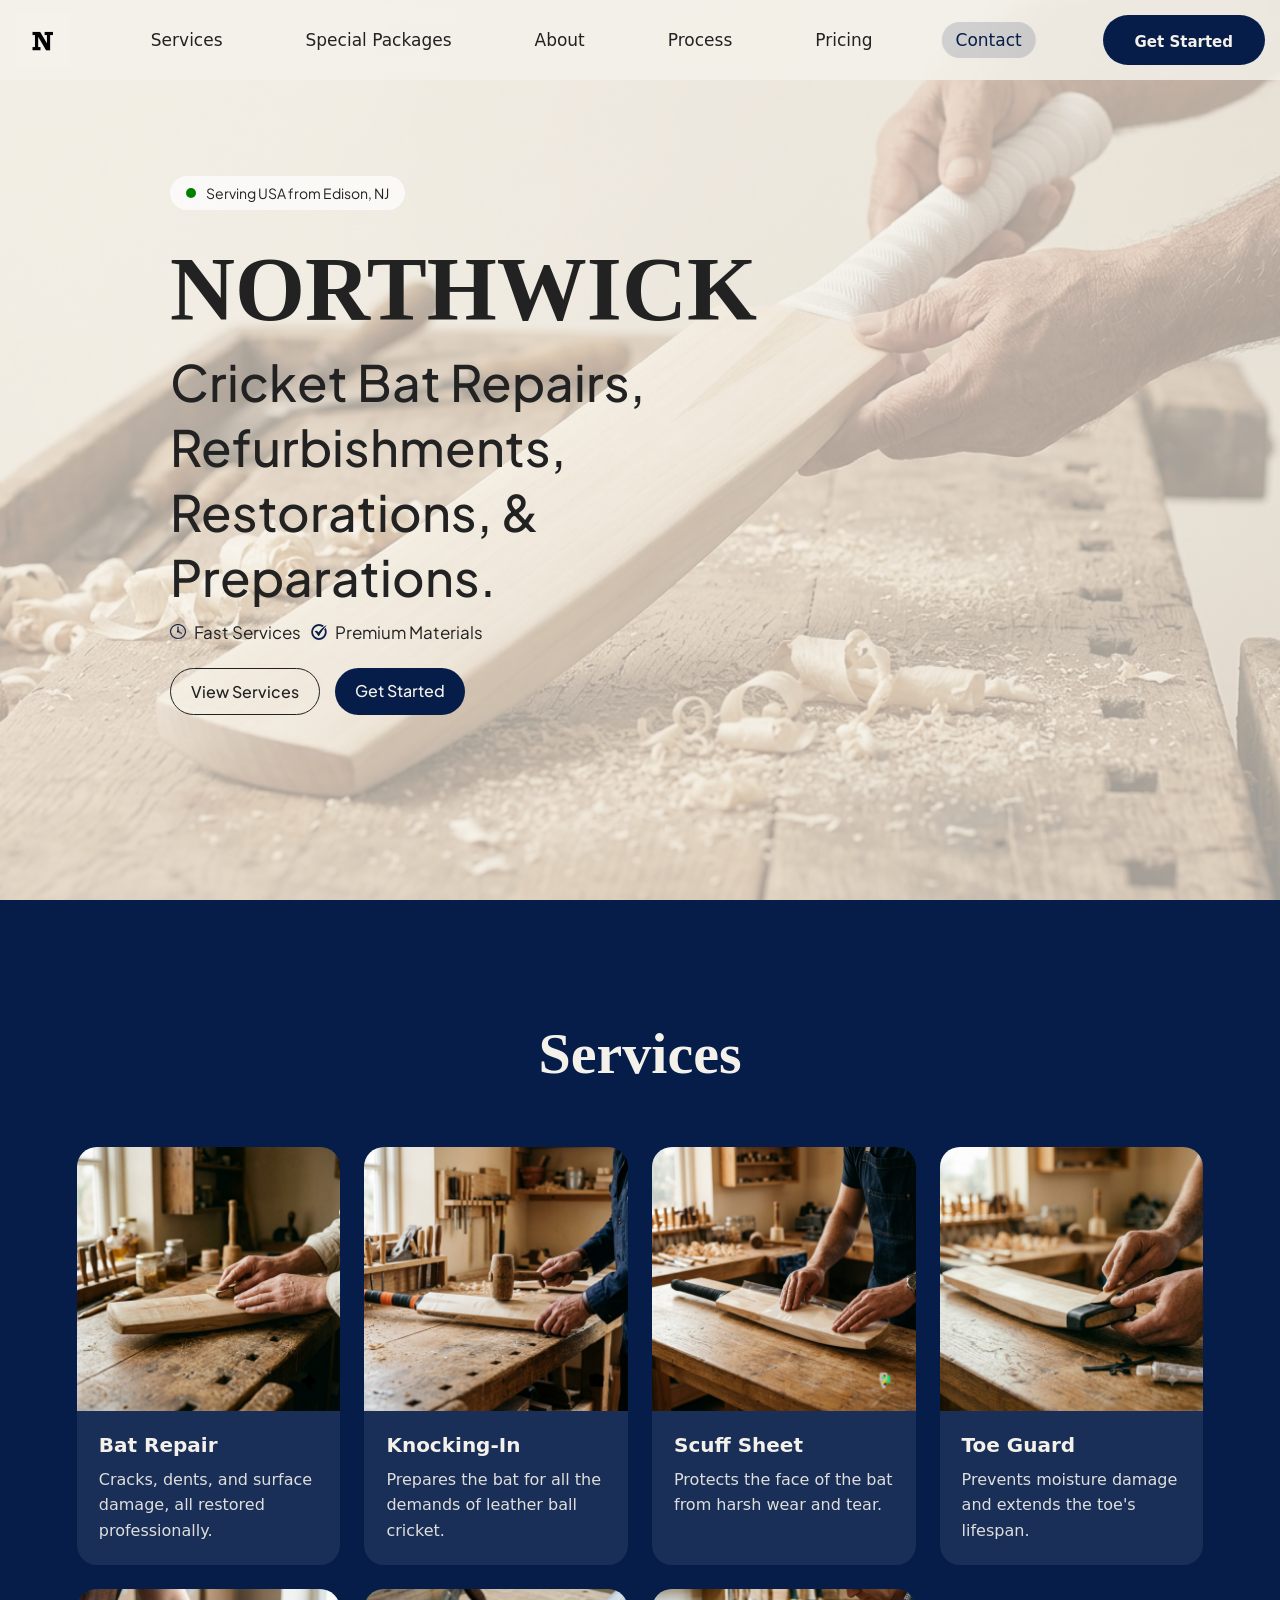
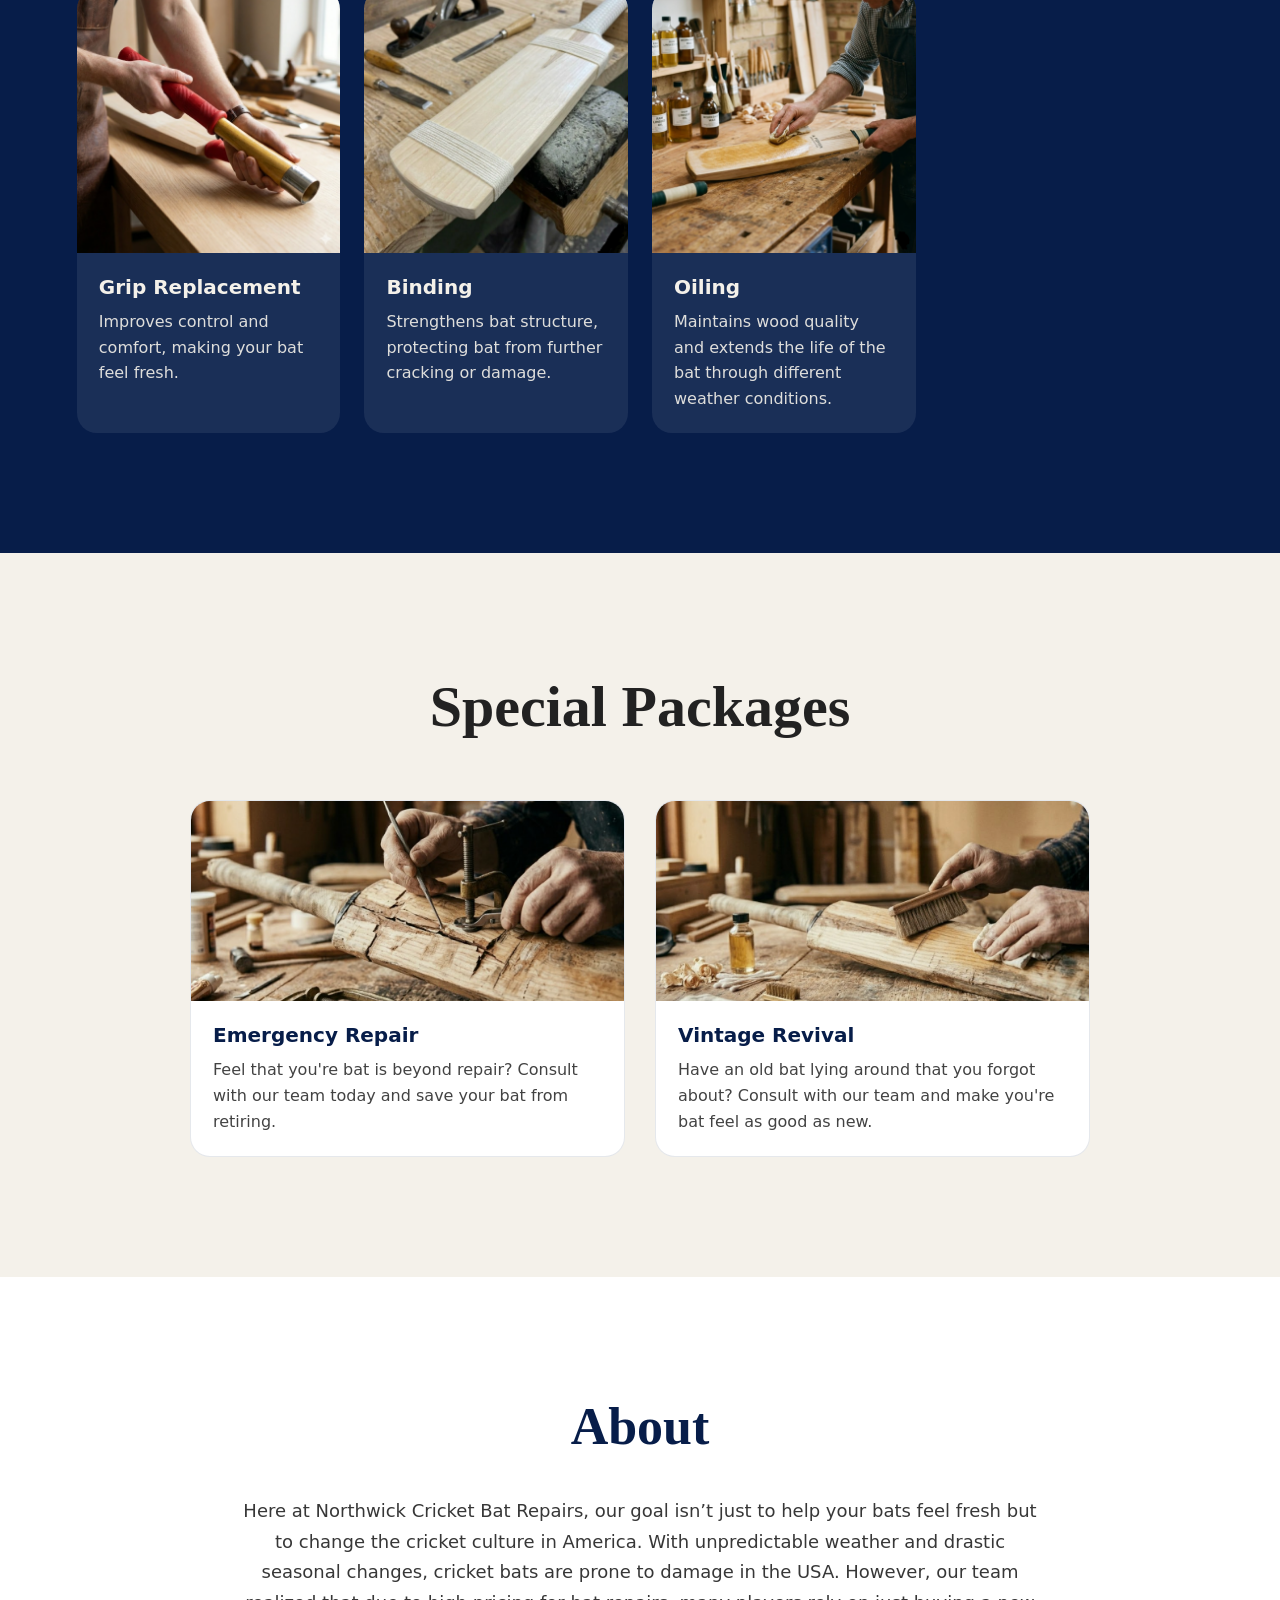
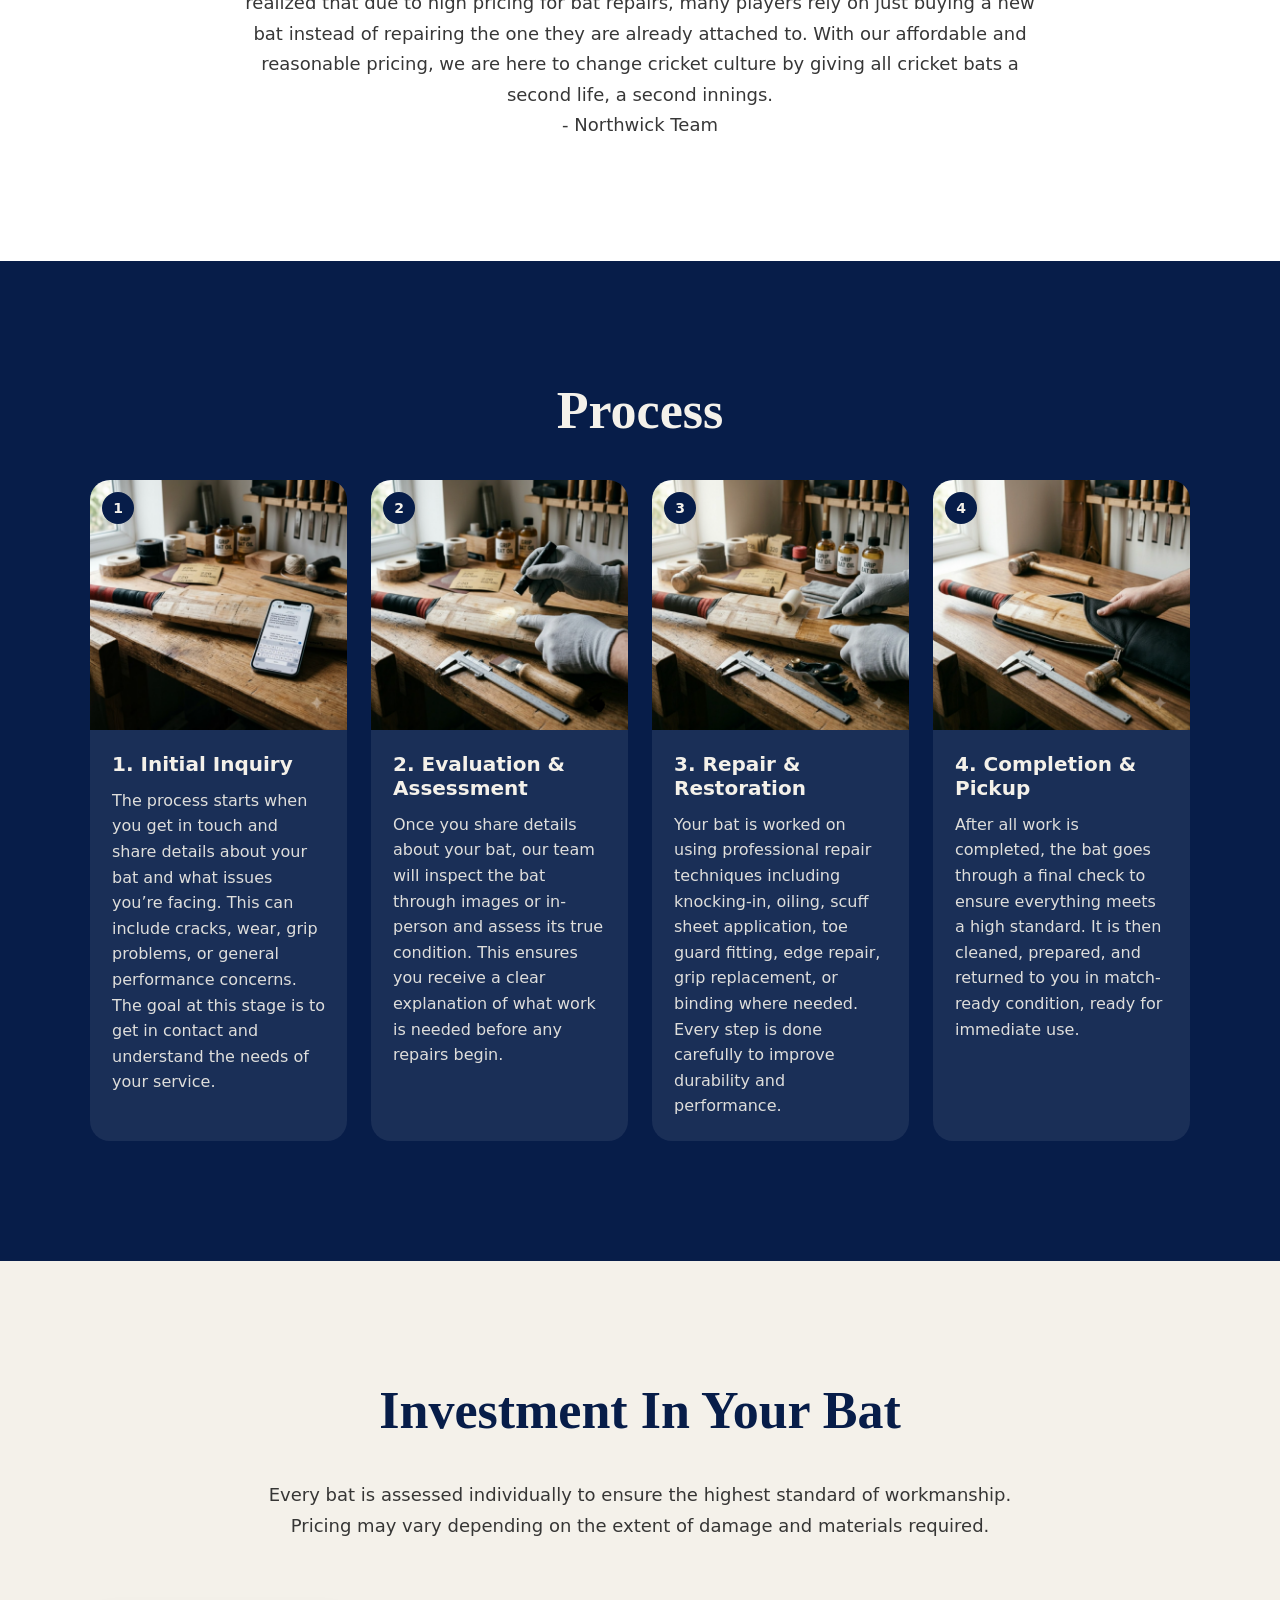
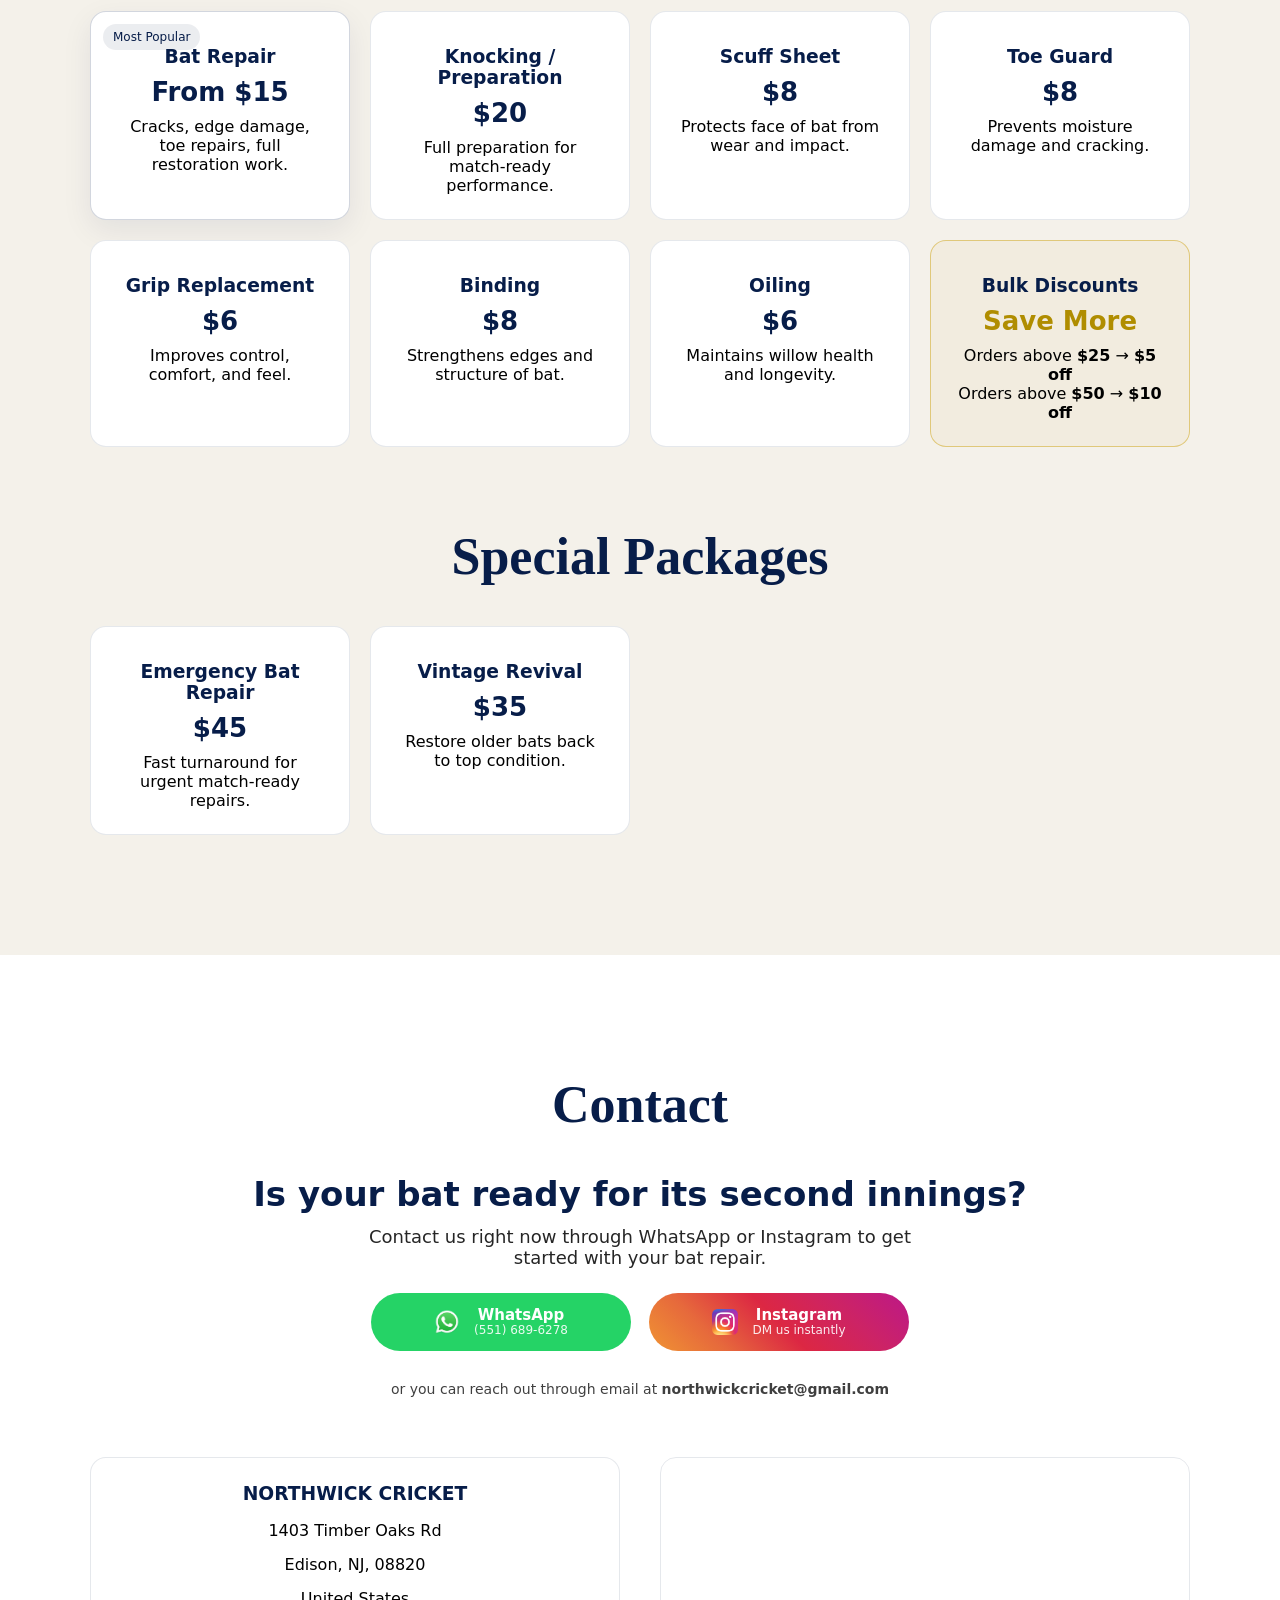
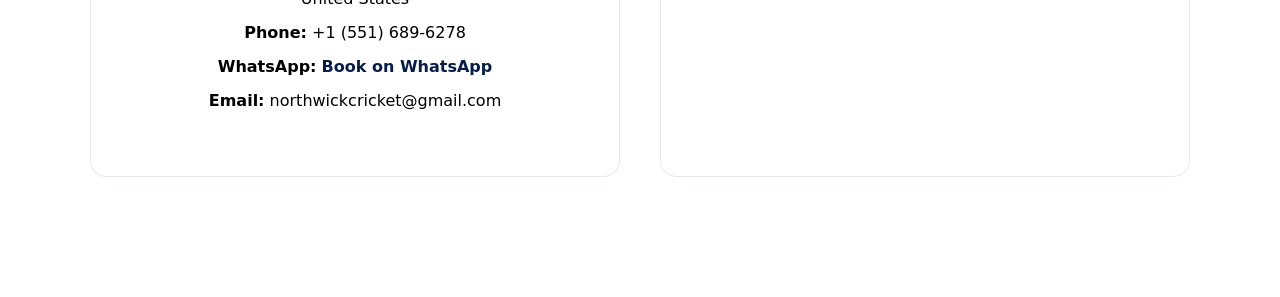
<file: index.html>
<!doctype html>
<html lang="en">
  <head>
    <meta charset="UTF-8" />
    <meta name="viewport" content="width=device-width, initial-scale=1.0" />

    <title>Official Store | Northwick Cricket</title>

    <link rel="stylesheet" href="style.css" />

    <style>
      html {
        scroll-behavior: smooth;
      }
    </style>
  </head>

  <body>
    <header class="navbar">
      <div class="logo">
        <img src="images/NorthwickLogo-N.jpg" alt="Northwick Cricket" />
      </div>

      <button class="nav-toggle">☰</button>

      <nav class="nav">
        <div class="nav-indicator"></div>

        <a href="#services" class="nav-item active">Services</a>
        <a href="#packages" class="nav-item">Special Packages</a>
        <a href="#about" class="nav-item">About</a>
        <a href="#process" class="nav-item">Process</a>
        <a href="#pricing" class="nav-item">Pricing</a>
        <a href="#contact" class="nav-item">Contact</a>

        <a href="#contact" class="repair-btn mobile-only">Get Started</a>
      </nav>

      <a href="#contact" class="repair-btn desktop-only">Get Started</a>
    </header>

    <!-- HERO -->
    <section class="hero">
      <div class="hero-content">
        <div class="hero-pill">
          <span class="live-dot"></span>
          Serving USA from Edison, NJ
        </div>

        <h1 class="hero-title">NORTHWICK</h1>

        <h2 class="hero-subtitle">
          Cricket Bat Repairs, Refurbishments, Restorations, & Preparations.
        </h2>

        <div class="hero-features">
          <div class="feature">
            <img src="images/Clock.png" />
            <span>Fast Services</span>
          </div>

          <div class="feature">
            <img src="images/Check.png" />
            <span>Premium Materials</span>
          </div>
        </div>

        <div class="hero-buttons">
          <a href="#services" class="btn-outline">View Services</a>
          <a href="#contact" class="btn-filled">Get Started</a>
        </div>
      </div>
    </section>

    <!-- SERVICES -->
    <section class="services" id="services">
      <div class="services-content">
        <h2 class="services-title">Services</h2>

        <div class="services-grid">
          <div class="service-card">
            <div class="service-image">
              <img src="images/BatRepair.png" />
            </div>
            <div class="service-text">
              <h3>Bat Repair</h3>
              <p>
                Cracks, dents, and surface damage, all restored professionally.
              </p>
            </div>
          </div>

          <div class="service-card">
            <div class="service-image">
              <img src="images/Knocking.png" />
            </div>
            <div class="service-text">
              <h3>Knocking-In</h3>
              <p>
                Prepares the bat for all the demands of leather ball cricket.
              </p>
            </div>
          </div>

          <div class="service-card">
            <div class="service-image">
              <img src="images/Scuff.png" />
            </div>
            <div class="service-text">
              <h3>Scuff Sheet</h3>
              <p>Protects the face of the bat from harsh wear and tear.</p>
            </div>
          </div>

          <div class="service-card">
            <div class="service-image">
              <img src="images/ToeGuard.png" />
            </div>
            <div class="service-text">
              <h3>Toe Guard</h3>
              <p>Prevents moisture damage and extends the toe's lifespan.</p>
            </div>
          </div>

          <div class="service-card">
            <div class="service-image">
              <img src="images/Grip.png" />
            </div>
            <div class="service-text">
              <h3>Grip Replacement</h3>
              <p>Improves control and comfort, making your bat feel fresh.</p>
            </div>
          </div>

          <div class="service-card">
            <div class="service-image">
              <img src="images/Binding.png" />
            </div>
            <div class="service-text">
              <h3>Binding</h3>
              <p>
                Strengthens bat structure, protecting bat from further cracking
                or damage.
              </p>
            </div>
          </div>

          <div class="service-card">
            <div class="service-image">
              <img src="images/Oiling.png" />
            </div>
            <div class="service-text">
              <h3>Oiling</h3>
              <p>
                Maintains wood quality and extends the life of the bat through
                different weather conditions.
              </p>
            </div>
          </div>
        </div>
      </div>
    </section>

    <!-- SPECIAL PACKAGES -->
    <section class="packages" id="packages">
      <div class="packages-content">
        <h2 class="services-title">Special Packages</h2>

        <div class="packages-grid">
          <div class="packages-card">
            <div class="packages-image">
              <img src="images/Emergency.png" />
            </div>
            <div class="packages-text">
              <h3>Emergency Repair</h3>
              <p>
                Feel that you're bat is beyond repair? Consult with our team
                today and save your bat from retiring.
              </p>
            </div>
          </div>

          <div class="packages-card">
            <div class="packages-image">
              <img src="images/Vintage.png" />
            </div>
            <div class="packages-text">
              <h3>Vintage Revival</h3>
              <p>
                Have an old bat lying around that you forgot about? Consult with
                our team and make you're bat feel as good as new.
              </p>
            </div>
          </div>
        </div>
      </div>
    </section>

    <!-- ABOUT -->
    <section class="page-section" id="about">
      <div class="page-container">
        <h2 class="page-title">About</h2>

        <div class="page-text">
          <p>
            Here at Northwick Cricket Bat Repairs, our goal isn’t just to help
            your bats feel fresh but to change the cricket culture in America.
            With unpredictable weather and drastic seasonal changes, cricket
            bats are prone to damage in the USA. However, our team realized that
            due to high pricing for bat repairs, many players rely on just
            buying a new bat instead of repairing the one they are already
            attached to. With our affordable and reasonable pricing, we are here
            to change cricket culture by giving all cricket bats a second life,
            a second innings.
          </p>
          <p>- Northwick Team</p>
        </div>
      </div>
    </section>

    <!-- PROCESS -->
    <!-- PROCESS -->
    <section class="page-section alt" id="process">
      <div class="page-container">
        <h2 class="page-title">Process</h2>

        <div class="process-wrapper">
          <!-- DOT INDICATORS -->
          <div class="process-dots">
            <span class="dot active" data-index="0">1</span>
            <span class="dot" data-index="1">2</span>
            <span class="dot" data-index="2">3</span>
            <span class="dot" data-index="3">4</span>
          </div>

          <!-- SCROLL AREA (your original content unchanged) -->
          <div class="process-grid">
            <div class="process-card">
              <span class="step-number">1</span>

              <img
                src="images/InitialInquiry.png"
                alt="Initial Inquiry"
                class="process-image"
              />

              <h3>1. Initial Inquiry</h3>

              <p>
                The process starts when you get in touch and share details about
                your bat and what issues you’re facing. This can include cracks,
                wear, grip problems, or general performance concerns. The goal
                at this stage is to get in contact and understand the needs of
                your service.
              </p>
            </div>

            <div class="process-card">
              <span class="step-number">2</span>

              <img
                src="images/EvaluationAssessment.png"
                alt="Evaluation & Assessment"
                class="process-image"
              />

              <h3>2. Evaluation & Assessment</h3>

              <p>
                Once you share details about your bat, our team will inspect the
                bat through images or in-person and assess its true condition.
                This ensures you receive a clear explanation of what work is
                needed before any repairs begin.
              </p>
            </div>

            <div class="process-card">
              <span class="step-number">3</span>

              <img
                src="images/RepairRestoration.png"
                alt="Repair & Restoration"
                class="process-image"
              />

              <h3>3. Repair & Restoration</h3>

              <p>
                Your bat is worked on using professional repair techniques
                including knocking-in, oiling, scuff sheet application, toe
                guard fitting, edge repair, grip replacement, or binding where
                needed. Every step is done carefully to improve durability and
                performance.
              </p>
            </div>

            <div class="process-card">
              <span class="step-number">4</span>

              <img
                src="images/CompletionPickup.png"
                alt="Completion & Pickup"
                class="process-image"
              />

              <h3>4. Completion & Pickup</h3>

              <p>
                After all work is completed, the bat goes through a final check
                to ensure everything meets a high standard. It is then cleaned,
                prepared, and returned to you in match-ready condition, ready
                for immediate use.
              </p>
            </div>
          </div>
        </div>
      </div>
    </section>

    <!-- PRICING -->
    <section class="page-section" id="pricing">
      <div class="page-container">
        <h2 class="page-title">Investment In Your Bat</h2>

        <div class="page-text pricing-intro">
          <p>
            Every bat is assessed individually to ensure the highest standard of
            workmanship. Pricing may vary depending on the extent of damage and
            materials required.
          </p>
        </div>

        <!-- MAIN SERVICES (8 BOXES) -->
        <div class="pricing-grid">
          <div class="pricing-card featured">
            <div class="badge">Most Popular</div>
            <h3>Bat Repair</h3>
            <p class="price">From $15</p>
            <p>Cracks, edge damage, toe repairs, full restoration work.</p>
          </div>

          <div class="pricing-card">
            <h3>Knocking / Preparation</h3>
            <p class="price">$20</p>
            <p>Full preparation for match-ready performance.</p>
          </div>

          <div class="pricing-card">
            <h3>Scuff Sheet</h3>
            <p class="price">$8</p>
            <p>Protects face of bat from wear and impact.</p>
          </div>

          <div class="pricing-card">
            <h3>Toe Guard</h3>
            <p class="price">$8</p>
            <p>Prevents moisture damage and cracking.</p>
          </div>

          <div class="pricing-card">
            <h3>Grip Replacement</h3>
            <p class="price">$6</p>
            <p>Improves control, comfort, and feel.</p>
          </div>

          <div class="pricing-card">
            <h3>Binding</h3>
            <p class="price">$8</p>
            <p>Strengthens edges and structure of bat.</p>
          </div>

          <div class="pricing-card">
            <h3>Oiling</h3>
            <p class="price">$6</p>
            <p>Maintains willow health and longevity.</p>
          </div>

          <div class="pricing-card highlight">
            <h3>Bulk Discounts</h3>
            <p class="price">Save More</p>
            <p>
              Orders above <strong>$25</strong> → <strong>$5 off</strong><br />
              Orders above <strong>$50</strong> → <strong>$10 off</strong>
            </p>
          </div>
        </div>

        <!-- SPECIAL PACKAGES -->
        <h2 class="page-title" style="margin-top: 80px">Special Packages</h2>

        <div class="pricing-grid" style="margin-top: 30px">
          <div class="pricing-card">
            <h3>Emergency Bat Repair</h3>
            <p class="price">$45</p>
            <p>Fast turnaround for urgent match-ready repairs.</p>
          </div>

          <div class="pricing-card">
            <h3>Vintage Revival</h3>
            <p class="price">$35</p>
            <p>Restore older bats back to top condition.</p>
          </div>
        </div>
      </div>
    </section>
    <!-- CONTACT -->
    <section class="page-section alt" id="contact">
      <div class="page-container">
        <h2 class="page-title">Contact</h2>

        <div class="contact-hero">
          <h3 class="contact-headline">
            Is your bat ready for its second innings?
          </h3>

          <p class="contact-subtext">
            Contact us right now through WhatsApp or Instagram to get started
            with your bat repair.
          </p>

          <div class="contact-buttons">
            <a
              class="contact-btn whatsapp"
              href="https://wa.me/15516896278"
              target="_blank"
            >
              <img src="images/WhatsApp_icon.png" alt="WhatsApp" />
              <div class="btn-text">
                <span class="btn-title">WhatsApp</span>
                <span class="btn-sub">(551) 689-6278</span>
              </div>
            </a>

            <a
              class="contact-btn instagram"
              href="https://www.instagram.com/northwickcricket/"
              target="_blank"
            >
              <img src="images/Instagram_icon.png" alt="Instagram" />
              <div class="btn-text">
                <span class="btn-title">Instagram</span>
                <span class="btn-sub">DM us instantly</span>
              </div>
            </a>
          </div>

          <p class="contact-email">
            or you can reach out through email at
            <strong>northwickcricket@gmail.com</strong>
          </p>
        </div>

        <div class="contact-grid-new">
          <!-- LEFT INFO -->
          <div class="contact-details">
            <h3>NORTHWICK CRICKET</h3>

            <p>1403 Timber Oaks Rd</p>
            <p>Edison, NJ, 08820</p>
            <p>United States</p>

            <p><strong>Phone:</strong> +1 (551) 689-6278</p>

            <p>
              <strong>WhatsApp:</strong>
              <a href="https://wa.me/15516896278" target="_blank">
                Book on WhatsApp
              </a>
            </p>

            <p><strong>Email:</strong> northwickcricket@gmail.com</p>
          </div>

          <!-- RIGHT MAP -->
          <div class="contact-map">
            <iframe
              src="https://www.google.com/maps?q=1403%20Timber%20Oaks%20Rd%20Edison%20NJ%2008820&output=embed"
              width="100%"
              height="100%"
              style="border: 0"
              allowfullscreen=""
              loading="lazy"
            ></iframe>
          </div>
        </div>
      </div>
    </section>

    <script src="nav.js"></script>
  </body>
</html>
</file>
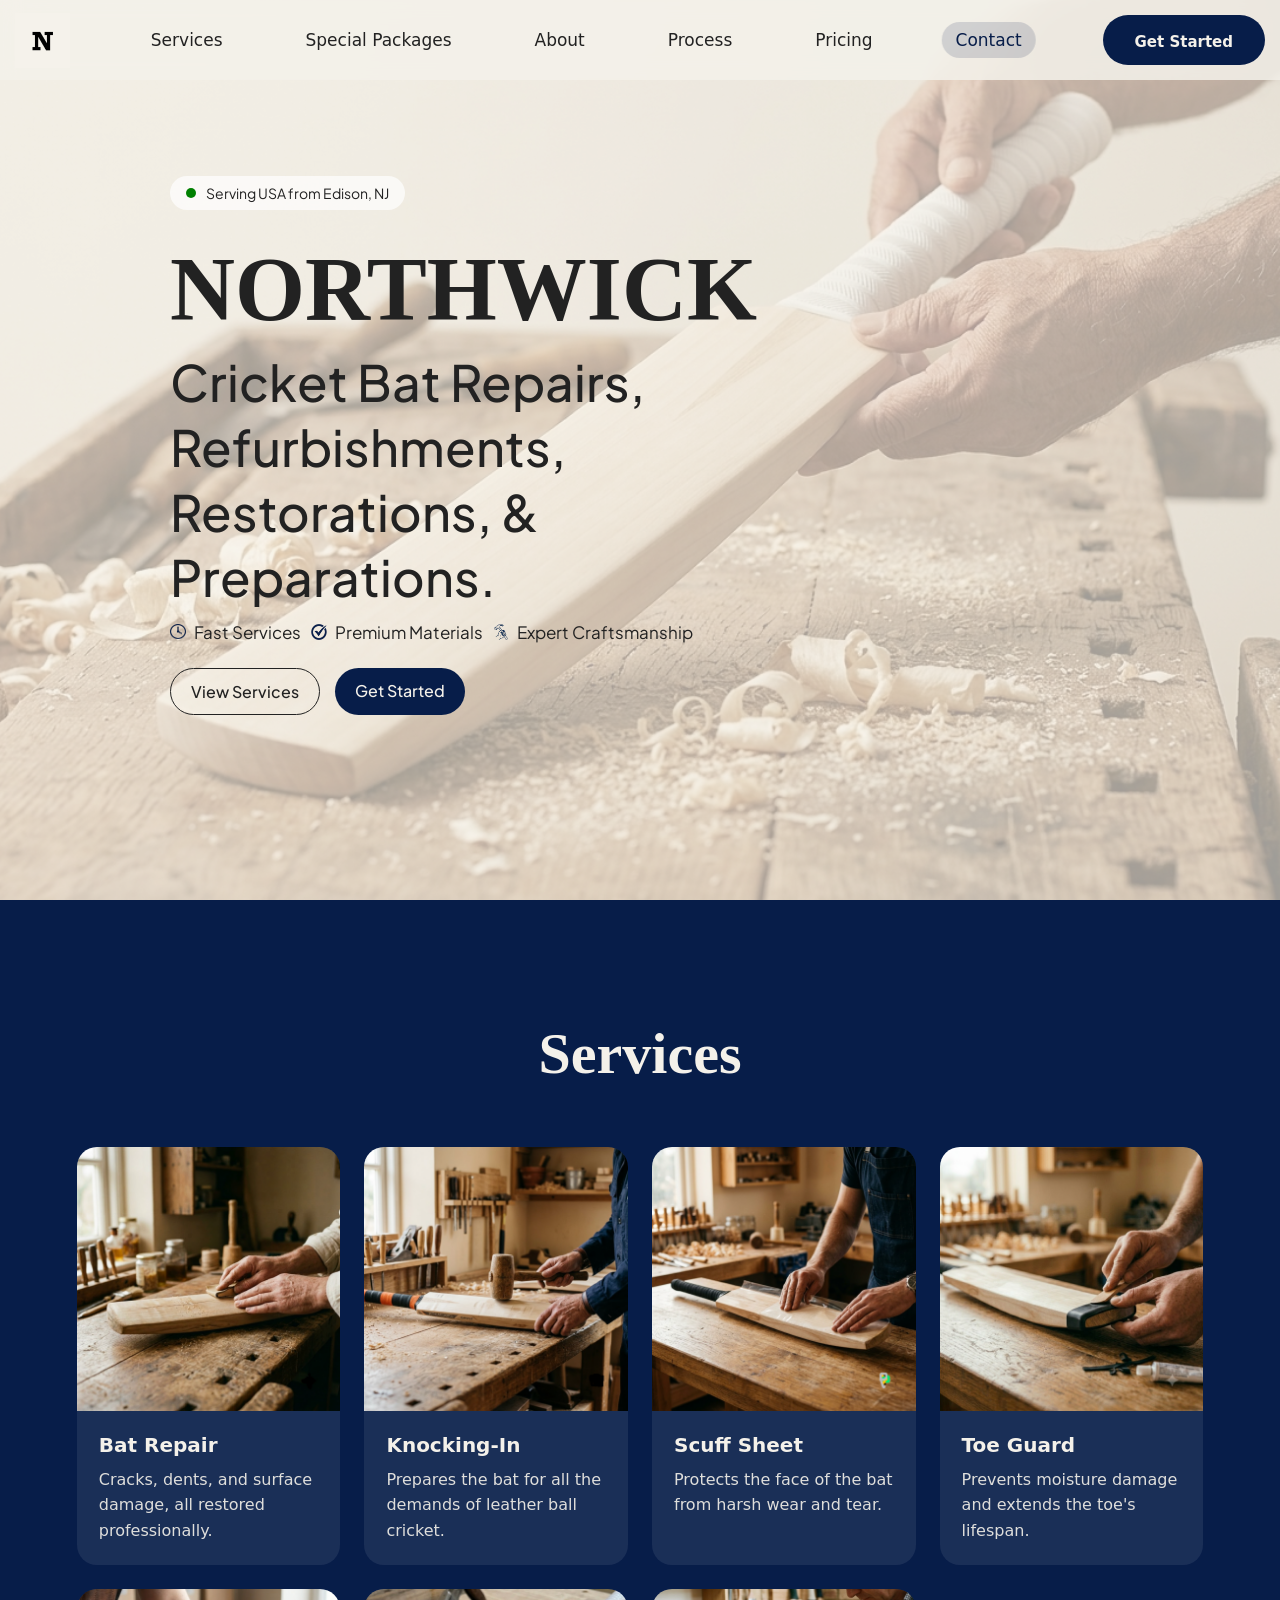
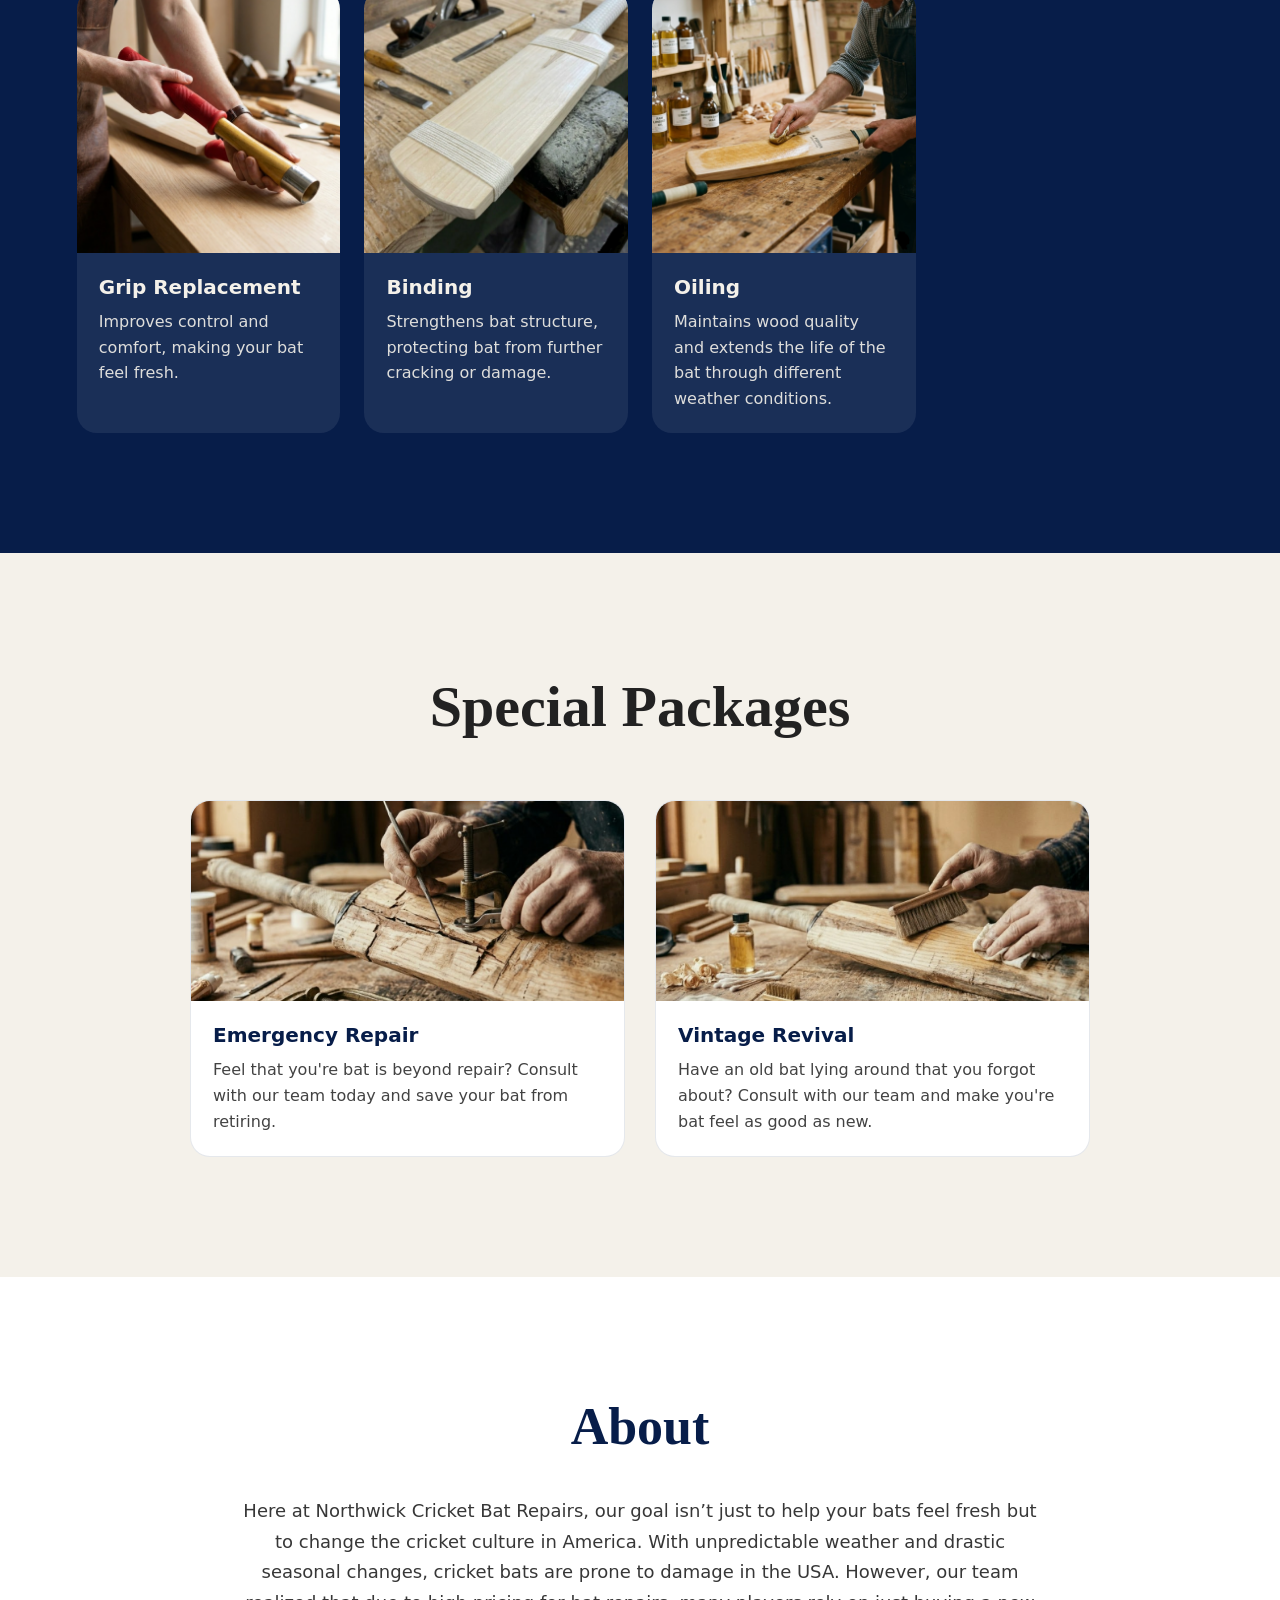
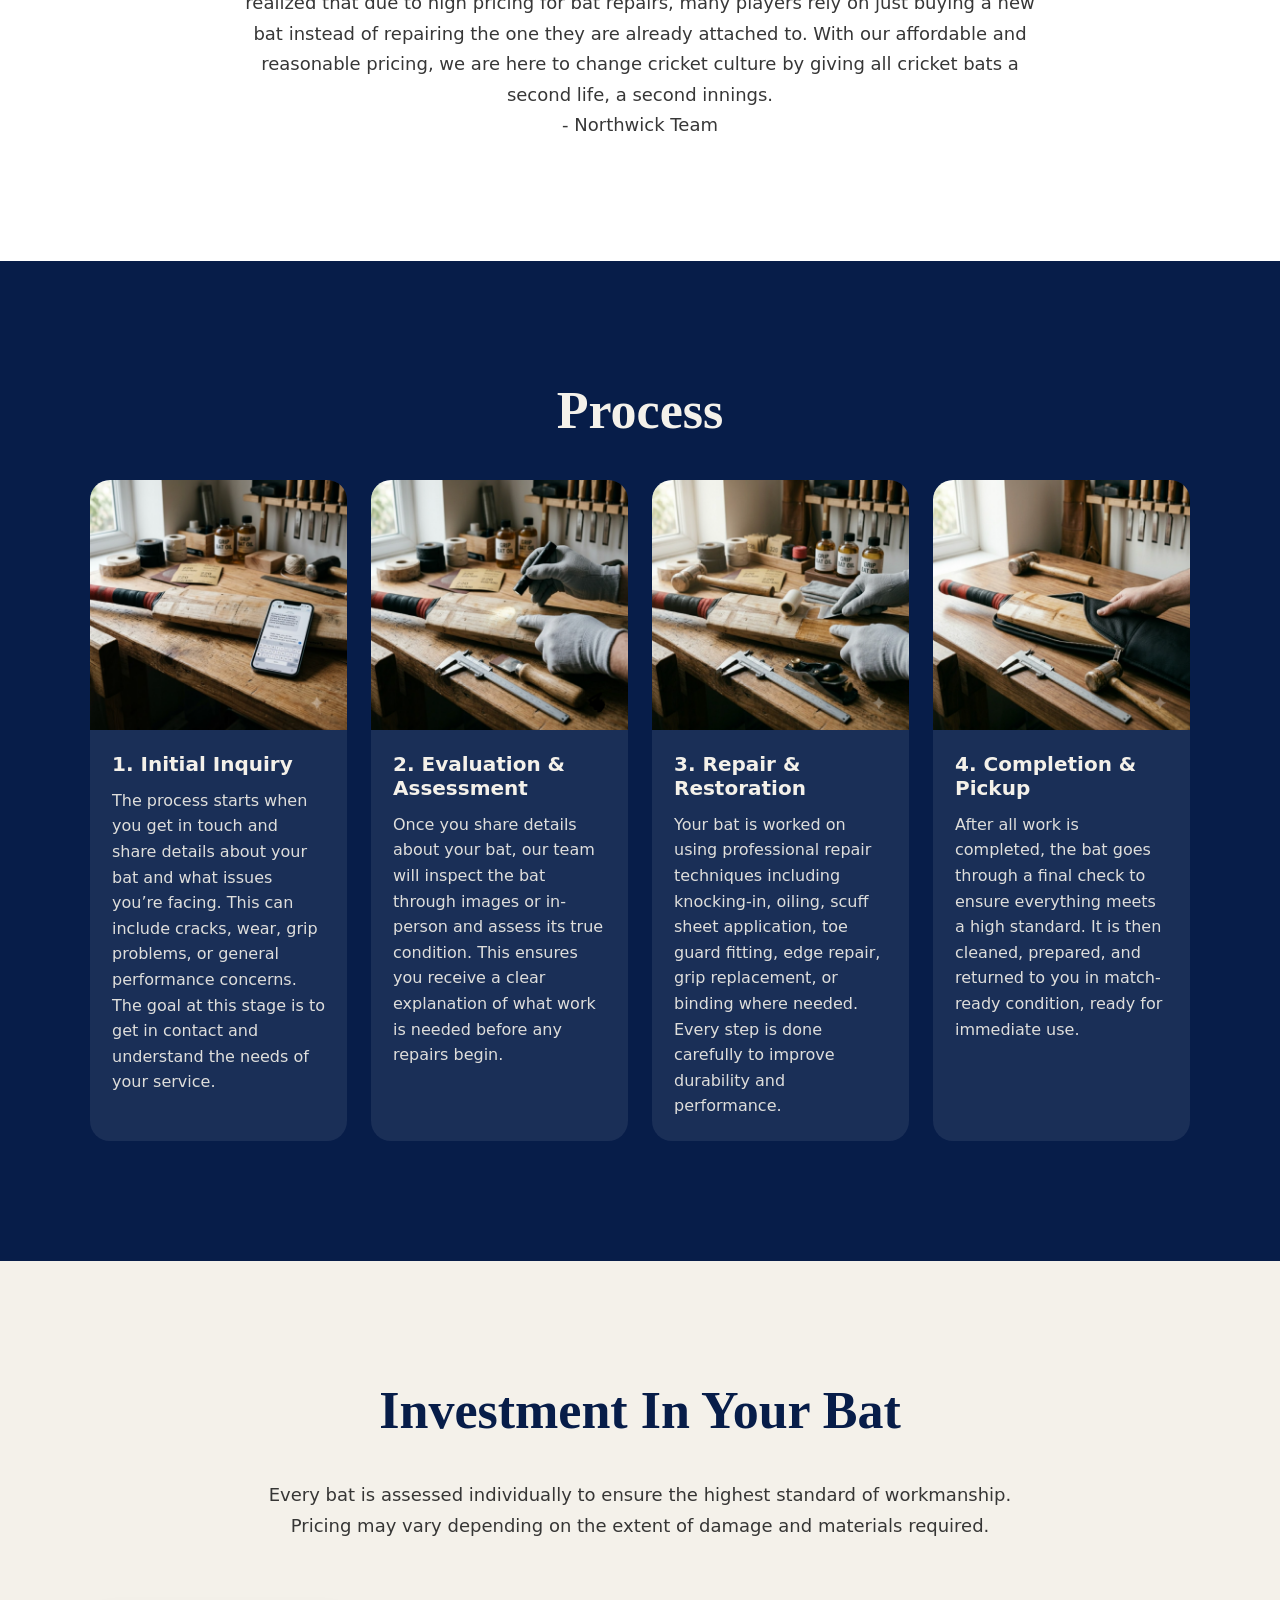
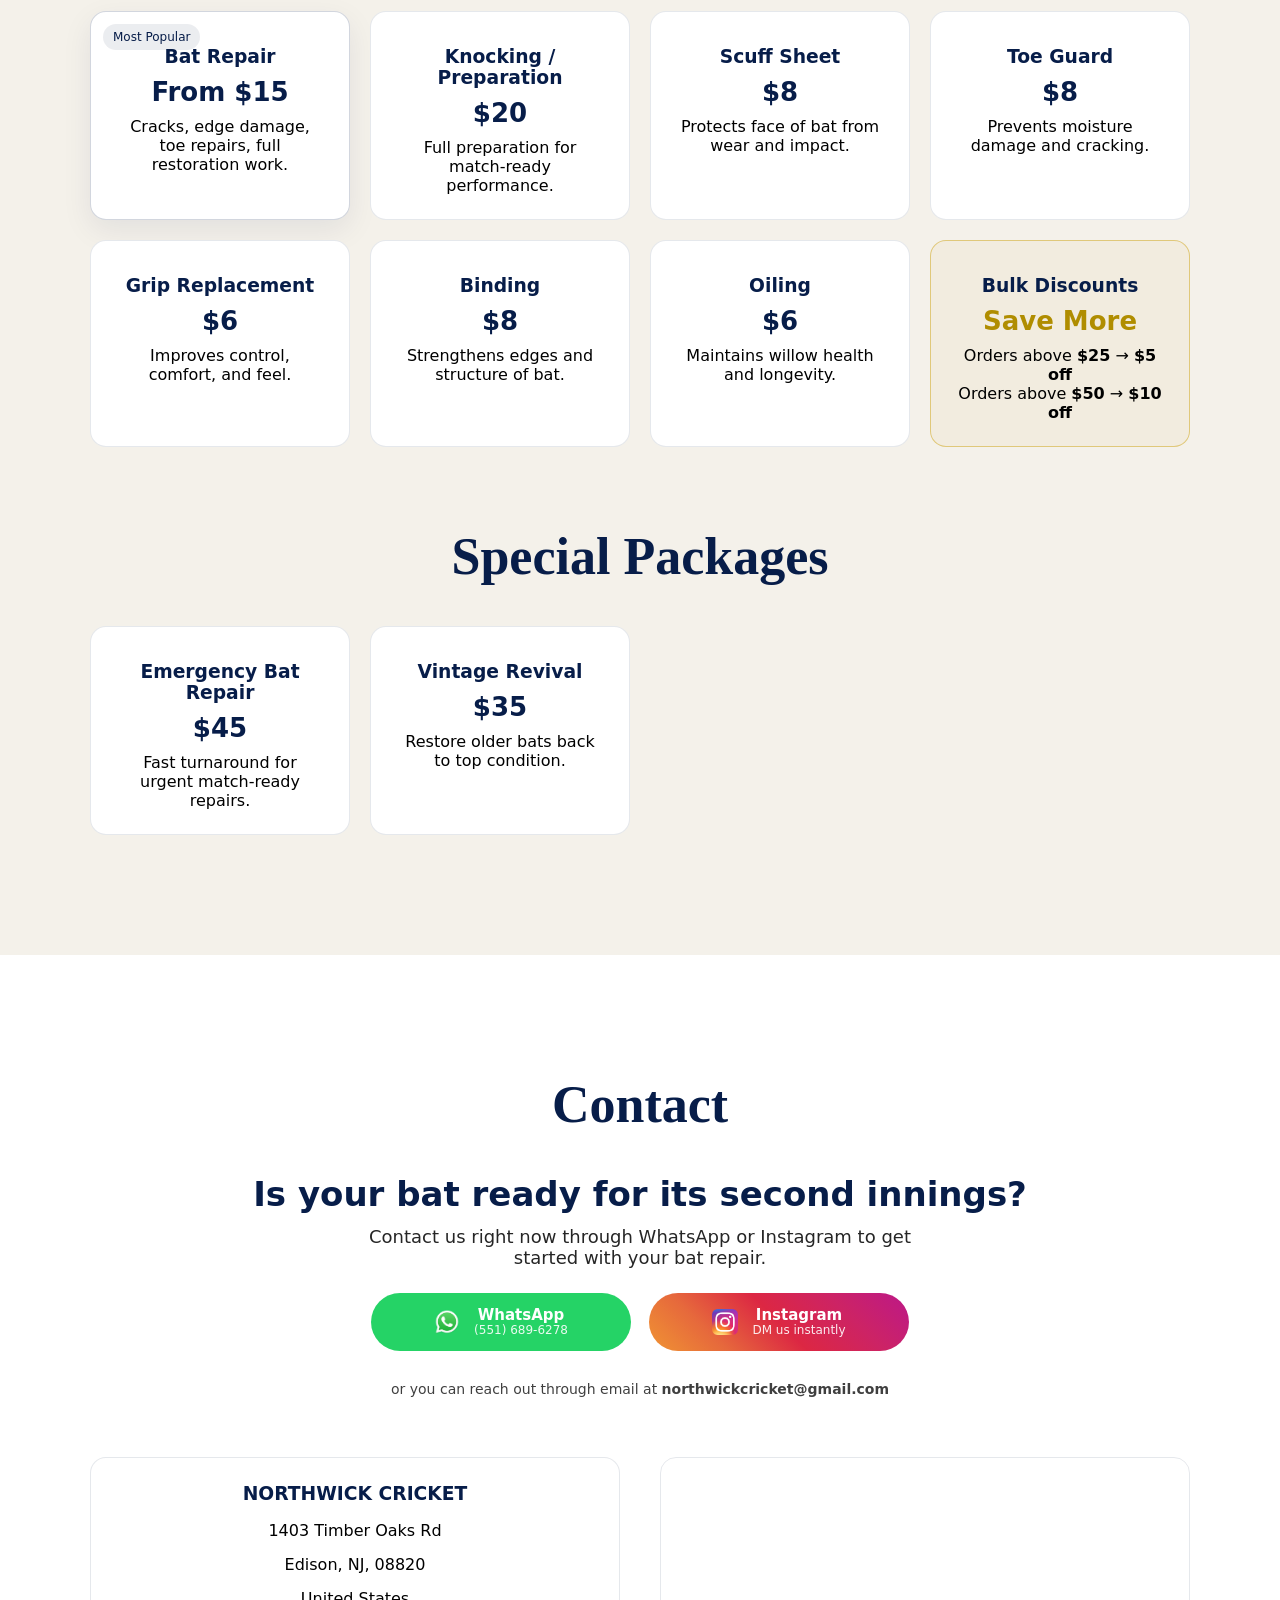
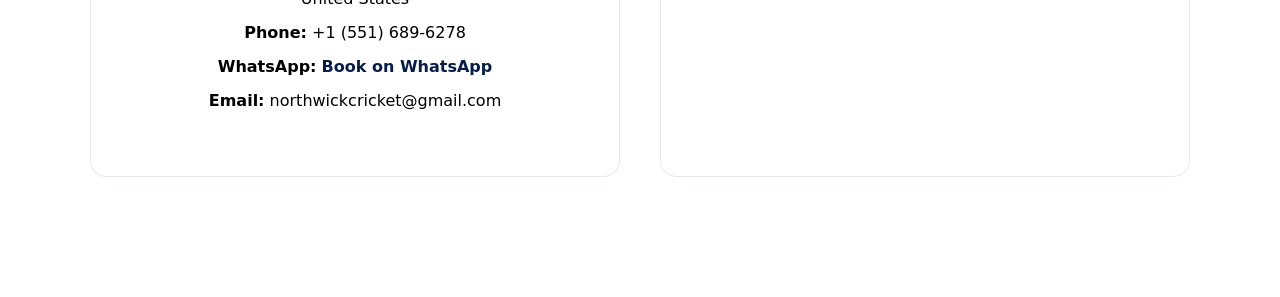
<file:  index.html>
<!doctype html>
<html lang="en">
  <head>
    <meta charset="UTF-8" />
    <meta name="viewport" content="width=device-width, initial-scale=1.0" />

    <title>Official Store | Northwick Cricket</title>

    <link rel="stylesheet" href="style.css" />

    <style>
      html {
        scroll-behavior: smooth;
      }
    </style>
  </head>

  <body>
    <header class="navbar">
      <div class="logo">
        <img src="images/NorthwickLogo-N.jpg" alt="Northwick Cricket" />
      </div>

      <button class="nav-toggle">☰</button>

      <nav class="nav">
        <div class="nav-indicator"></div>

        <a href="#services" class="nav-item active">Services</a>
        <a href="#packages" class="nav-item">Special Packages</a>
        <a href="#about" class="nav-item">About</a>
        <a href="#process" class="nav-item">Process</a>
        <a href="#pricing" class="nav-item">Pricing</a>
        <a href="#contact" class="nav-item">Contact</a>

        <a href="#contact" class="repair-btn mobile-only">Get Started</a>
      </nav>

      <a href="#contact" class="repair-btn desktop-only">Get Started</a>
    </header>

    <!-- HERO -->
    <section class="hero">
      <div class="hero-content">
        <div class="hero-pill">
          <span class="live-dot"></span>
          Serving USA from Edison, NJ
        </div>

        <h1 class="hero-title">NORTHWICK</h1>

        <h2 class="hero-subtitle">
          Cricket Bat Repairs, Refurbishments, Restorations, & Preparations.
        </h2>

        <div class="hero-features">
          <div class="feature">
            <img src="images/Clock.png" />
            <span>Fast Services</span>
          </div>

          <div class="feature">
            <img src="images/Check.png" />
            <span>Premium Materials</span>
          </div>

          <div class="feature">
            <img src="images/Craft.png" />
            <span>Expert Craftsmanship</span>
          </div>
        </div>

        <div class="hero-buttons">
          <a href="#services" class="btn-outline">View Services</a>
          <a href="#contact" class="btn-filled">Get Started</a>
        </div>
      </div>
    </section>

    <!-- SERVICES -->
    <section class="services" id="services">
      <div class="services-content">
        <h2 class="services-title">Services</h2>

        <div class="services-grid">
          <div class="service-card">
            <div class="service-image">
              <img src="images/BatRepair.png" />
            </div>
            <div class="service-text">
              <h3>Bat Repair</h3>
              <p>
                Cracks, dents, and surface damage, all restored professionally.
              </p>
            </div>
          </div>

          <div class="service-card">
            <div class="service-image">
              <img src="images/Knocking.png" />
            </div>
            <div class="service-text">
              <h3>Knocking-In</h3>
              <p>
                Prepares the bat for all the demands of leather ball cricket.
              </p>
            </div>
          </div>

          <div class="service-card">
            <div class="service-image">
              <img src="images/Scuff.png" />
            </div>
            <div class="service-text">
              <h3>Scuff Sheet</h3>
              <p>Protects the face of the bat from harsh wear and tear.</p>
            </div>
          </div>

          <div class="service-card">
            <div class="service-image">
              <img src="images/ToeGuard.png" />
            </div>
            <div class="service-text">
              <h3>Toe Guard</h3>
              <p>Prevents moisture damage and extends the toe's lifespan.</p>
            </div>
          </div>

          <div class="service-card">
            <div class="service-image">
              <img src="images/Grip.png" />
            </div>
            <div class="service-text">
              <h3>Grip Replacement</h3>
              <p>Improves control and comfort, making your bat feel fresh.</p>
            </div>
          </div>

          <div class="service-card">
            <div class="service-image">
              <img src="images/Binding.png" />
            </div>
            <div class="service-text">
              <h3>Binding</h3>
              <p>
                Strengthens bat structure, protecting bat from further cracking
                or damage.
              </p>
            </div>
          </div>

          <div class="service-card">
            <div class="service-image">
              <img src="images/Oiling.png" />
            </div>
            <div class="service-text">
              <h3>Oiling</h3>
              <p>
                Maintains wood quality and extends the life of the bat through
                different weather conditions.
              </p>
            </div>
          </div>
        </div>
      </div>
    </section>

    <!-- SPECIAL PACKAGES -->
    <section class="packages" id="packages">
      <div class="packages-content">
        <h2 class="services-title">Special Packages</h2>

        <div class="packages-grid">
          <div class="packages-card">
            <div class="packages-image">
              <img src="images/Emergency.png" />
            </div>
            <div class="packages-text">
              <h3>Emergency Repair</h3>
              <p>
                Feel that you're bat is beyond repair? Consult with our team
                today and save your bat from retiring.
              </p>
            </div>
          </div>

          <div class="packages-card">
            <div class="packages-image">
              <img src="images/Vintage.png" />
            </div>
            <div class="packages-text">
              <h3>Vintage Revival</h3>
              <p>
                Have an old bat lying around that you forgot about? Consult with
                our team and make you're bat feel as good as new.
              </p>
            </div>
          </div>
        </div>
      </div>
    </section>

    <!-- ABOUT -->
    <section class="page-section" id="about">
      <div class="page-container">
        <h2 class="page-title">About</h2>

        <div class="page-text">
          <p>
            Here at Northwick Cricket Bat Repairs, our goal isn’t just to help
            your bats feel fresh but to change the cricket culture in America.
            With unpredictable weather and drastic seasonal changes, cricket
            bats are prone to damage in the USA. However, our team realized that
            due to high pricing for bat repairs, many players rely on just
            buying a new bat instead of repairing the one they are already
            attached to. With our affordable and reasonable pricing, we are here
            to change cricket culture by giving all cricket bats a second life,
            a second innings.
          </p>
          <p>- Northwick Team</p>
        </div>
      </div>
    </section>

    <!-- PROCESS -->
    <!-- PROCESS -->
    <section class="page-section alt" id="process">
      <div class="page-container">
        <h2 class="page-title">Process</h2>

        <div class="process-grid">
          <div class="process-card">
            <img
              src="images/InitialInquiry.png"
              alt="Initial Inquiry"
              class="process-image"
            />

            <h3>1. Initial Inquiry</h3>

            <p>
              The process starts when you get in touch and share details about
              your bat and what issues you’re facing. This can include cracks,
              wear, grip problems, or general performance concerns. The goal at
              this stage is to get in contact and understand the needs of your
              service.
            </p>
          </div>

          <div class="process-card">
            <img
              src="images/EvaluationAssessment.png"
              alt="Evaluation & Assessment"
              class="process-image"
            />

            <h3>2. Evaluation & Assessment</h3>

            <p>
              Once you share details about your bat, our team will inspect the
              bat through images or in-person and assess its true condition.
              This ensures you receive a clear explanation of what work is
              needed before any repairs begin.
            </p>
          </div>

          <div class="process-card">
            <img
              src="images/RepairRestoration.png"
              alt="Repair & Restoration"
              class="process-image"
            />

            <h3>3. Repair & Restoration</h3>

            <p>
              Your bat is worked on using professional repair techniques
              including knocking-in, oiling, scuff sheet application, toe guard
              fitting, edge repair, grip replacement, or binding where needed.
              Every step is done carefully to improve durability and
              performance.
            </p>
          </div>

          <div class="process-card">
            <img
              src="images/CompletionPickup.png"
              alt="Completion & Pickup"
              class="process-image"
            />

            <h3>4. Completion & Pickup</h3>

            <p>
              After all work is completed, the bat goes through a final check to
              ensure everything meets a high standard. It is then cleaned,
              prepared, and returned to you in match-ready condition, ready for
              immediate use.
            </p>
          </div>
        </div>
      </div>
    </section>

    <!-- PRICING -->
    <section class="page-section" id="pricing">
      <div class="page-container">
        <h2 class="page-title">Investment In Your Bat</h2>

        <div class="page-text pricing-intro">
          <p>
            Every bat is assessed individually to ensure the highest standard of
            workmanship. Pricing may vary depending on the extent of damage and
            materials required.
          </p>
        </div>

        <!-- MAIN SERVICES (8 BOXES) -->
        <div class="pricing-grid">
          <div class="pricing-card featured">
            <div class="badge">Most Popular</div>
            <h3>Bat Repair</h3>
            <p class="price">From $15</p>
            <p>Cracks, edge damage, toe repairs, full restoration work.</p>
          </div>

          <div class="pricing-card">
            <h3>Knocking / Preparation</h3>
            <p class="price">$20</p>
            <p>Full preparation for match-ready performance.</p>
          </div>

          <div class="pricing-card">
            <h3>Scuff Sheet</h3>
            <p class="price">$8</p>
            <p>Protects face of bat from wear and impact.</p>
          </div>

          <div class="pricing-card">
            <h3>Toe Guard</h3>
            <p class="price">$8</p>
            <p>Prevents moisture damage and cracking.</p>
          </div>

          <div class="pricing-card">
            <h3>Grip Replacement</h3>
            <p class="price">$6</p>
            <p>Improves control, comfort, and feel.</p>
          </div>

          <div class="pricing-card">
            <h3>Binding</h3>
            <p class="price">$8</p>
            <p>Strengthens edges and structure of bat.</p>
          </div>

          <div class="pricing-card">
            <h3>Oiling</h3>
            <p class="price">$6</p>
            <p>Maintains willow health and longevity.</p>
          </div>

          <div class="pricing-card highlight">
            <h3>Bulk Discounts</h3>
            <p class="price">Save More</p>
            <p>
              Orders above <strong>$25</strong> → <strong>$5 off</strong><br />
              Orders above <strong>$50</strong> → <strong>$10 off</strong>
            </p>
          </div>
        </div>

        <!-- SPECIAL PACKAGES -->
        <h2 class="page-title" style="margin-top: 80px">Special Packages</h2>

        <div class="pricing-grid" style="margin-top: 30px">
          <div class="pricing-card">
            <h3>Emergency Bat Repair</h3>
            <p class="price">$45</p>
            <p>Fast turnaround for urgent match-ready repairs.</p>
          </div>

          <div class="pricing-card">
            <h3>Vintage Revival</h3>
            <p class="price">$35</p>
            <p>Restore older bats back to top condition.</p>
          </div>
        </div>
      </div>
    </section>
    <!-- CONTACT -->
    <section class="page-section alt" id="contact">
      <div class="page-container">
        <h2 class="page-title">Contact</h2>

        <div class="contact-hero">
          <h3 class="contact-headline">
            Is your bat ready for its second innings?
          </h3>

          <p class="contact-subtext">
            Contact us right now through WhatsApp or Instagram to get started
            with your bat repair.
          </p>

          <div class="contact-buttons">
            <a
              class="contact-btn whatsapp"
              href="https://wa.me/15516896278"
              target="_blank"
            >
              <img src="images/WhatsApp_icon.png" alt="WhatsApp" />
              <div class="btn-text">
                <span class="btn-title">WhatsApp</span>
                <span class="btn-sub">(551) 689-6278</span>
              </div>
            </a>

            <a
              class="contact-btn instagram"
              href="https://instagram.com/YOUR_USERNAME"
              target="_blank"
            >
              <img src="images/Instagram_icon.png" alt="Instagram" />
              <div class="btn-text">
                <span class="btn-title">Instagram</span>
                <span class="btn-sub">DM us instantly</span>
              </div>
            </a>
          </div>

          <p class="contact-email">
            or you can reach out through email at
            <strong>northwickcricket@gmail.com</strong>
          </p>
        </div>

        <div class="contact-grid-new">
          <!-- LEFT INFO -->
          <div class="contact-details">
            <h3>NORTHWICK CRICKET</h3>

            <p>1403 Timber Oaks Rd</p>
            <p>Edison, NJ, 08820</p>
            <p>United States</p>

            <p><strong>Phone:</strong> +1 (551) 689-6278</p>

            <p>
              <strong>WhatsApp:</strong>
              <a href="https://wa.me/15516896278" target="_blank">
                Book on WhatsApp
              </a>
            </p>

            <p><strong>Email:</strong> northwickcricket@gmail.com</p>
          </div>

          <!-- RIGHT MAP -->
          <div class="contact-map">
            <iframe
              src="https://www.google.com/maps?q=1403%20Timber%20Oaks%20Rd%20Edison%20NJ%2008820&output=embed"
              width="100%"
              height="100%"
              style="border: 0"
              allowfullscreen=""
              loading="lazy"
            ></iframe>
          </div>
        </div>
      </div>
    </section>

    <script src="nav.js"></script>
  </body>
</html>
</file>
<file: style.css>
@import url('https://fonts.googleapis.com/css2?family=Plus+Jakarta+Sans:wght@400;500;600;700&display=swap');

/* RESET */
* {
  margin: 0;
  padding: 0;
  box-sizing: border-box;
}

/* COLORS */
:root {
  --cream: #F4F1EA;
  --navy: #071D49;
  --charcoal: #222222;
  --nav-drawer: #ece8e0;
}

/* BODY */

body {
  font-family: "Manrope", system-ui, -apple-system, Arial, sans-serif;
  overflow-x: hidden;
}



/* ========================= */
/* NAVBAR */
/* ========================= */

.navbar {
  height: 80px;
  background-color: rgba(244, 241, 234, 0.85);
  backdrop-filter: blur(10px);

  display: flex;
  align-items: center;
  justify-content: space-between; /* IMPORTANT CHANGE */

  padding: 0 80px;
  position: fixed;
  top: 0;
  left: 0;
  width: 100%;
  z-index: 10;
}

.logo {
  display: flex;
  align-items: center;
  flex: 0 0 auto;
}

.logo img {
  display: block;
}

.nav {
  display: flex;
  align-items: center;
  gap: 55px;
  position: relative;
}

.logo img {
  height: 55px;
}

/* NAV */
.nav {
  position: relative; /* REQUIRED: Keeps the indicator locked inside the navbar dimensions */
  display: flex;
  align-items: center;
  gap: 55px;
  padding: 6px 10px;
}

/* LINKS */
.nav-item {
  position: relative;
  z-index: 2;
  text-decoration: none;
  color: var(--charcoal);
  font-size: 17px;
  font-weight: 500;
  padding: 10px 14px;
  transition: color 0.2s ease;
}

.nav-item:hover {
  color: var(--navy);
}

.nav-item.active {
  color: var(--navy);
}

/* PILL (FIXED & HARDWARE ACCELERATED) */
/* PILL (FIXED & HARDWARE ACCELERATED) */
.nav-indicator {
  position: absolute;
  top: 15%;                /* Vertically centers the pill in the nav bar */
  left: 0;                 /* CRUCIAL: Must be 0 so translateX calculations align perfectly */
  height: 70%;             /* Gives the pill a height relative to the nav bar */
  border-radius: 999px;    /* Makes it a rounded pill shape */
  
  /* VISUAL STYLING: Pick ONE of the options below and uncomment it */
  background-color: rgba(7, 29, 73, 0.15); /* Option A: Subtle tinted background color */
  /* border: 2px solid var(--navy); */       /* Option B: Sharp outline style */

  /* Hardware acceleration transitions */
  will-change: transform, width;
  transition: transform 0.3s cubic-bezier(0.25, 1, 0.5, 1), 
              width 0.3s cubic-bezier(0.25, 1, 0.5, 1), 
              opacity 0.2s ease;
}

/* BUTTON */
.repair-btn {
  background-color: var(--navy);
  color: var(--cream);
  text-decoration: none;
  padding: 18px 32px 14px 32px;
  border-radius: 50px;
  font-size: 15px;
  font-weight: 600;
  display: inline-flex;
  align-items: center;
  justify-content: center;
  transition: transform 0.25s ease, box-shadow 0.25s ease;
}

.repair-btn:hover {
  transform: translateY(-3px);
  box-shadow: 0 10px 25px rgba(0,0,0,0.12);
}

/* VISIBILITY */
.desktop-only {
  display: inline-flex;
}

.mobile-only {
  display: none;
}

/* HAMBURGER */
.nav-toggle {
  display: none;
  font-size: 28px;
  background: none;
  border: none;
  cursor: pointer;
}

/* ========================= */
/* HERO SECTION */
/* ========================= */

.hero {
  width: 100%;
  height: 100vh;
  margin-top: -80px;
  background-image: url("images/MainHeroBanner.png");
  background-size: cover;
  background-position: center;
  background-repeat: no-repeat;
  position: relative;
  z-index: 0;
  display: flex;
  justify-content: center;
  align-items: center;
}

.hero::after {
  content: "";
  position: absolute;
  inset: 0;
  background: rgba(244, 241, 234, 0.65);
}

/* ========================= */
/* HERO CONTENT */
/* ========================= */

.hero-content {
  font-family: "Plus Jakarta Sans", sans-serif;
  position: relative;
  z-index: 2;
  max-width: 700px;
  color: var(--charcoal);
  transform: translateX(-120px);

  text-align: left;   /* ADD THIS */
}

/* LIVE PILL */
.hero-pill {
  display: inline-flex;
  align-items: center;
  gap: 10px;
  background: rgba(255, 255, 255, 0.7);
  padding: 8px 16px;
  border-radius: 999px;
  font-size: 14px;
  margin-bottom: 18px;
  transform: translateY(-10px);
}

.live-dot {
  width: 10px;
  height: 10px;
  background: green;
  border-radius: 50%;
  animation: pulse 1.5s infinite;
}

@keyframes pulse {
  0% {
    transform: scale(1);
    opacity: 1;
  }
  50% {
    transform: scale(1.6);
    opacity: 0.4;
  }
  100% {
    transform: scale(1);
    opacity: 1;
  }
}

/* TITLE */
.hero-title {
  font-family: Rockwell, "Rockwell Nova", Georgia, serif;
  font-size: 90px;
  font-weight: 600;
  margin-bottom: 8px;
}

/* SUBTITLE */
.hero-subtitle {
  font-size: 50px;
  font-weight: 500;
  margin-bottom: 12px;
  line-height: 1.3;
}

/* FEATURES */
.hero-features {
  display: flex;
  gap: 10px;
  margin-bottom: 25px;
  flex-wrap: nowrap;      /* FORCE single line */
  overflow-x: auto;       /* allows scroll if screen is too small */
  -webkit-overflow-scrolling: touch;
}

.hero-features::-webkit-scrollbar {
  display: none;
}

.hero-features {
  scrollbar-width: none;
}

.feature {
  display: flex;
  align-items: center;
  gap: 8px;
  font-size: 17px;
  white-space: nowrap;
}

.feature img {
  width: 16px;
  height: 16px;
  object-fit: contain;
  flex-shrink: 0;
}

/* ========================= */
/* BUTTONS */
/* ========================= */

.hero-buttons a {
  text-decoration: none;
  display: inline-block;
}

.hero-buttons {
  display: flex;
  gap: 15px;
}

.btn-outline {
  padding: 12px 20px;
  border: 1px solid var(--charcoal);
  background: transparent;
  border-radius: 999px;
  cursor: pointer;
  font-size: 16px;
  font-weight: 500;

  color: var(--charcoal);
  text-decoration: none;
}

.btn-filled {
  padding: 12px 20px;
  background: var(--navy);
  color: var(--cream);
  border: none;
  border-radius: 999px;
  cursor: pointer;
  font-size: 16px;
  font-weight: 500;
}

/* ========================= */
/* SYSTEM CORE (NEW) */
/* ========================= */

.section {
  width: 100%;
  min-height: 100vh;
  padding-top: 80px;
  display: flex;
  justify-content: center;
  align-items: center;
}

.container {
  width: 90%;
  max-width: 1200px;
}

/* ========================= */
/* SYSTEM GRID */
/* ========================= */

.grid-3 {
  display: grid;
  grid-template-columns: repeat(3, 1fr);
  gap: 25px;
}

.grid-2 {
  display: grid;
  grid-template-columns: repeat(2, 1fr);
  gap: 30px;
}

/* ========================= */
/* SYSTEM CARD */
/* ========================= */

.card {
  background: rgba(255, 255, 255, 0.08);
  border-radius: 18px;
  overflow: hidden;
  transition: transform 0.25s ease, background 0.25s ease;
}

.card:hover {
  transform: translateY(-6px);
  background: rgba(255, 255, 255, 0.12);
}

.card-text {
  padding: 18px;
}

.card-text h3 {
  font-size: 20px;
  margin-bottom: 8px;
}

.card-text p {
  font-size: 14px;
  opacity: 0.85;
  line-height: 1.4;
}

/* ========================= */
/* SERVICES */
/* ========================= */

.services {
  min-height: 100vh;
  background: var(--navy);
  color: var(--cream);
  display: flex;
  align-items: center;
  justify-content: center;
  padding: 120px 6%;
}

.services-content {
  width: 100%;
  max-width: 1400px;
}

.services-title {
  font-family: Rockwell, Georgia, serif;
  font-size: 58px;
  text-align: center;
  margin-bottom: 60px;
}

.services-grid {
  display: grid;
  grid-template-columns: repeat(4, 1fr);
  gap: 24px;
}

.service-card {
  background: rgba(255,255,255,0.08);
  border-radius: 20px;
  overflow: hidden;
  transition: transform 0.25s ease;
}

.service-card:hover {
  transform: translateY(-6px);
}

.service-image img {
  width: 100%;
  display: block;
}

.service-text {
  padding: 22px;
}

.service-text h3 {
  margin-bottom: 10px;
  font-size: 20px;
}

.service-text p {
  line-height: 1.6;
  opacity: 0.9;
}

/* ========================= */
/* SPECIAL PACKAGES */
/* ========================= */

.packages {
  background: var(--cream);
  color: var(--charcoal);
  display: flex;
  align-items: center;
  justify-content: center;
  padding: 120px 6%;
}

.packages-content {
  width: 100%;
  max-width: 1400px;
}

.packages-title {
  font-family: Rockwell, Georgia, serif;
  font-size: 58px;
  text-align: center;
  margin-bottom: 60px;
  color: var(--navy);
}

.packages-grid {
  display: grid;
  grid-template-columns: repeat(2, 1fr);
  gap: 30px;
  max-width: 900px;
  margin: 0 auto;
}

.packages-card {
  background: white;
  border: 1px solid rgba(7, 29, 73, 0.1);
  border-radius: 20px;
  overflow: hidden;
  transition: transform 0.25s ease, box-shadow 0.25s ease;
}

.packages-card:hover {
  transform: translateY(-6px);
  box-shadow: 0 16px 40px rgba(7, 29, 73, 0.12);
}

/* FIX: constrain image height so cards aren't overwhelmed by the image */
.packages-image {
  height: 200px;
  overflow: hidden;
}

.packages-image img {
  width: 100%;
  height: 100%;
  object-fit: cover;
  display: block;
}

.packages-text {
  padding: 22px;
}

.packages-text h3 {
  margin-bottom: 10px;
  font-size: 20px;
  color: var(--navy);
}

.packages-text p {
  line-height: 1.6;
  color: var(--charcoal);
  opacity: 0.85;
}

/* ========================= */
/* MOBILE */
/* ========================= */

@media (max-width: 1050px) {
  .desktop-only {
    display: none;
  }

  .nav-toggle {
    display: block;
  }

  .nav {
    position: fixed;
    top: 0;
    right: -100%;
    height: 100vh;
    width: 300px;
    flex-direction: column;
    align-items: flex-start;
    padding: 100px 30px;
    gap: 25px;
    background: var(--nav-drawer);
    transition: right 0.35s ease;
  }

  .nav.open {
    right: 0;
  }

  .nav-indicator {
    display: none;
  }

  .mobile-only {
    display: inline-flex;
  }

  .hero-features {
  gap: 14px;
  }

  .hero {
    height: 100dvh;
  }

  .hero-title {
    font-size: 50px;
  }

  .hero-subtitle {
    font-size: 30px;
  }

  .feature {
  display: flex;
  align-items: left;
  gap: 8px;
  font-size: 20px;
  white-space: nowrap;
}

  .section {
    min-height: auto;
  }

  .grid-3,
  .grid-2 {
    grid-template-columns: 1fr;
  }

  .hero-content {
    transform: none;
    width: 100%;
    padding: 0 24px;
    text-align: left;
  }

  .hero-pill {
    margin-left: auto;
    margin-right: auto;
  }

  .hero-features {
    justify-content: center;
    flex-wrap: nowrap;
  }

  .hero-buttons {
    justify-content: center;
  }

  /* FIX: services stack to single column on mobile */
  .services-grid {
    grid-template-columns: 1fr;
  }

  /* FIX: packages stack to single column on mobile */
  .packages-grid {
    grid-template-columns: 1fr;
    max-width: 100%;
  }

  .packages-image {
    height: 180px;
  }
}

/* ========================= */
/* ABOUT / PROCESS / PRICING / CONTACT */
/* ========================= */

.page-section {
  padding: 120px 6%;
  background: var(--cream);
}

.page-section.alt {
  background: white;
}

.page-container {
  max-width: 1100px;
  margin: auto;
}

.page-title {
  font-family: Rockwell, Georgia, serif;
  font-size: 52px;
  text-align: center;
  margin-bottom: 40px;
  color: var(--navy);
}

.page-text {
  text-align: center;
  max-width: 800px;
  margin: auto;
  font-size: 18px;
  line-height: 1.7;
  color: var(--charcoal);
  opacity: 0.9;
}

/* PROCESS */
/* PROCESS */
.process-grid {
  display: grid;
  grid-template-columns: repeat(4, 1fr);
  gap: 24px;
}

.process-card {
  background: rgba(255,255,255,0.08);
  border-radius: 20px;
  overflow: hidden;
  transition: transform 0.25s ease;
  padding: 0;
}

.process-card:hover {
  transform: translateY(-6px);
}

.process-image {
  width: 100%;
  height: 250px;
  object-fit: cover;
  display: block;
}

.process-card h3,
.process-card p {
  padding-left: 22px;
  padding-right: 22px;
}

.process-card h3 {
  padding-top: 22px;
  margin-bottom: 12px;
  font-size: 20px;
  font-weight: 600;
}

.process-card p {
  padding-bottom: 22px;
  line-height: 1.6;
  opacity: 0.9;
}

/* ========================= */
/* PRICING (CLEAN 8-CARD SYSTEM) */
/* ========================= */

#pricing {
  background: var(--cream);
}

.pricing-intro {
  margin-bottom: 70px;
  max-width: 750px;
  margin-left: auto;
  margin-right: auto;
}

/* GRID */
.pricing-grid {
  display: grid;
  grid-template-columns: repeat(4, 1fr);
  gap: 20px;
}

.pricing-grid {
  display: grid;
  grid-template-columns: repeat(4, 1fr);
  gap: 20px;
}

.pricing-card {
  background: white;
  border: 1px solid rgba(7, 29, 73, 0.1);
  padding: 24px;
  border-radius: 16px;
  text-align: center;
  transition: transform 0.25s ease, box-shadow 0.25s ease;
  position: relative;
  overflow: hidden;
}

.pricing-card:hover {
  transform: translateY(-6px);
  box-shadow: 0 16px 40px rgba(7, 29, 73, 0.12);
}

.pricing-card h3 {
  color: var(--navy);
  margin-top: 10px;
}

.price {
  font-size: 26px;
  font-weight: 600;
  color: var(--navy);
  margin: 10px 0;
}

/* MOST POPULAR BADGE FIX */
.badge {
  position: absolute;
  top: 12px;
  left: 12px;
  background: rgba(7, 29, 73, 0.08);
  color: var(--navy);
  font-size: 12px;
  padding: 6px 10px;
  border-radius: 999px;
  font-weight: 500;
}

/* FEATURED CARD (NO BLUE BORDER BUG) */
.pricing-card.featured {
  border: 1px solid rgba(7, 29, 73, 0.18);
  box-shadow: 0 10px 30px rgba(7, 29, 73, 0.08);
}

/* HIGHLIGHT CARD (bulk discounts) */
.pricing-card.highlight {
  border: 1px solid rgba(212, 175, 55, 0.5);
  background: rgba(212, 175, 55, 0.06);
}

.pricing-card.highlight h3 {
  color: var(--navy);
}

.pricing-card.highlight .price {
  color: #b08d00;
} 

/* MOBILE */
@media (max-width: 1050px) {
  .pricing-grid {
    grid-template-columns: 1fr;
  }
}
/* MOBILE */
@media (max-width: 1050px) {
  .pricing-grid {
    grid-template-columns: 1fr;
  }
}

/* MOBILE */
@media (max-width: 1050px) {
  .pricing-grid {
    grid-template-columns: 1fr;
  }

  .pricing-card.featured {
    transform: none;
  }
}
/* CONTACT */
.contact-grid {
  display: grid;
  grid-template-columns: 1fr 1fr;
  gap: 40px;
  align-items: start;
}

.contact-info p {
  margin-bottom: 10px;
  color: var(--charcoal);
}

.contact-form {
  display: flex;
  flex-direction: column;
  gap: 12px;
}

.contact-form input,
.contact-form textarea {
  padding: 12px;
  border-radius: 10px;
  border: 1px solid rgba(0,0,0,0.15);
  font-family: inherit;
}

.contact-form button {
  padding: 12px;
  background: var(--navy);
  color: var(--cream);
  border: none;
  border-radius: 10px;
  cursor: pointer;
}

/* MOBILE */
@media (max-width: 1050px) {
  .process-grid,
  .pricing-grid {
    grid-template-columns: 1fr;
  }

  .contact-grid {
    grid-template-columns: 1fr;
  }
}
#about { background: white; }

#process {
  background: var(--navy);
}

#process .page-title,
#process h3,
#process p {
  color: var(--cream);
}

#process .process-card {
  background: rgba(255,255,255,0.08);
}

#pricing {
  background: var(--cream);
}

#contact {
  background: white;
}

/* ========================= */
/* FIX: sticky navbar across all sections */
/* ========================= */

.navbar {
  height: 80px;
  background-color: rgba(244, 241, 234, 0.85);
  backdrop-filter: blur(10px);

  display: flex;
  align-items: center;
  justify-content: space-between; /* IMPORTANT CHANGE */

  padding: 0 15px;
  position: fixed;
  top: 0;
  left: 0;
  width: 100%;
  z-index: 10;
}

.logo {
  display: flex;
  align-items: center;
  flex: 0 0 auto;
}


/* prevent content hiding under navbar */
body {
  padding-top: 80px;
}

/* optional premium glass effect improvement when scrolling */
body.scrolled .navbar {
  background-color: rgba(244, 241, 234, 0.65);
  backdrop-filter: blur(14px);
}

.pricing-card.highlight {
  border: 1px solid rgba(212, 175, 55, 0.6); /* soft gold */
  background: rgba(212, 175, 55, 0.06);     /* very subtle gold tint */
}

.pricing-card.highlight h3 {
  color: var(--navy);
}

.pricing-card.highlight .price {
  color: #b08d00; /* muted gold, not flashy yellow */
}

/* ========================= */
/* CONTACT UPGRADE */
/* ========================= */

.contact-hero {
  text-align: center;
  max-width: 800px;
  margin: 0 auto 60px auto;
}



.contact-headline {
  font-size: 34px;
  font-weight: 600;
  color: var(--navy);
  margin-bottom: 12px;
}


.contact-subtext {
  font-size: 18px;
  opacity: 0.85;
  margin-bottom: 25px;
}

.contact-buttons {
  display: flex;
  justify-content: center;
  gap: 18px;
  margin-bottom: 20px;
}

/* BASE BUTTON — FIXED */
.contact-btn {
  display: flex;
  align-items: center;

  /* FIX: centers icon + text properly */
  justify-content: center;

  gap: 14px;

  padding: 14px 22px;
  border-radius: 999px;
  text-decoration: none;

  min-width: 260px;
  transition: transform 0.25s ease, box-shadow 0.25s ease;
}

.contact-btn:hover {
  transform: translateY(-3px);
  box-shadow: 0 12px 28px rgba(0,0,0,0.15);
}

/* ICONS */
.contact-btn img {
  width: 26px;
  height: 26px;
}

/* TEXT BLOCK */
.btn-text {
  display: flex;
  flex-direction: column;
  line-height: 1.1;
  align-items: center;
  text-align: center;
}

.btn-title {
  font-weight: 700;
  font-size: 15px;
}

.btn-sub {
  font-size: 12px;
  opacity: 0.9;
}


/* WHATSAPP */
.contact-btn.whatsapp {
  background: #25D366;
  color: white;
}

/* INSTAGRAM */
.contact-btn.instagram {
  background: linear-gradient(
    45deg,
    #f09433,
    #e6683c,
    #dc2743,
    #cc2366,
    #bc1888
  );
  color: white;
}

/* MOBILE */
/* MOBILE */
@media (max-width: 1050px) {
  .contact-buttons {
    flex-direction: column;
    align-items: center;
  }

  .contact-btn {
    width: 100%;
    max-width: 320px;
  }
}

.contact-email {
  font-size: 14px;
  opacity: 0.75;
}

.contact-grid-new {
  display: grid;
  grid-template-columns: 1fr 1fr;
  gap: 40px;
  margin-top: 60px;
  align-items: stretch;
}

.contact-details {
  background: white;
  padding: 25px;
  border-radius: 16px;
  border: 1px solid rgba(7,29,73,0.1);
}

.contact-details h3 {
  color: var(--navy);
  margin-bottom: 15px;
}

.contact-details p {
  margin-bottom: 10px;
  line-height: 1.5;
}

.contact-details a {
  color: var(--navy);
  font-weight: 600;
  text-decoration: none;
}

.contact-map {
  border-radius: 16px;
  overflow: hidden;
  border: 1px solid rgba(7,29,73,0.1);
  min-height: 320px;
}

.contact-details {
  display: flex;
  flex-direction: column;
  align-items: center;
  text-align: center;
}

/* MOBILE */
@media (max-width: 1050px) {
  .contact-grid-new {
    grid-template-columns: 1fr;
  }

  .contact-map {
    height: 300px;
  }
}

.contact-hero {
  text-align: center;
  max-width: 800px;
  margin: 0 auto 60px auto;
  display: flex;
  flex-direction: column;
  align-items: center;
}

.contact-subtext {
  max-width: 600px;
  margin: 0 auto 25px auto;
  text-align: center;
}

.contact-email {
  text-align: center;
  font-size: 14px;
  opacity: 0.75;
  margin-top: 10px;
}

/* ========================= */
/* MOBILE SWIPE UPGRADE */
/* ========================= */

@media (max-width: 1050px) {

  /* ========================= */
  /* SERVICES → HORIZONTAL SCROLL */
  /* ========================= */

  .services-grid {
    display: flex;
    overflow-x: auto;
    gap: 16px;
    padding-bottom: 10px;

    scroll-snap-type: x mandatory;
    -webkit-overflow-scrolling: touch;
  }

  .service-card {
    flex: 0 0 80%;
    scroll-snap-align: center;
  }

  /* hide scrollbar (clean look) */
  .services-grid::-webkit-scrollbar {
    display: none;
  }

  .services-grid {
    scrollbar-width: none;
  }

  /* ========================= */
  /* PRICING → HORIZONTAL SCROLL */
  /* ========================= */

  .pricing-grid {
    display: flex;
    overflow-x: auto;
    gap: 16px;
    padding-bottom: 10px;

    scroll-snap-type: x mandatory;
    -webkit-overflow-scrolling: touch;
  }

  .pricing-card {
    flex: 0 0 75%;
    scroll-snap-align: center;
  }

  .pricing-grid::-webkit-scrollbar {
    display: none;
  }

  .pricing-grid {
    scrollbar-width: none;
  }

  /* prevent ugly stretching */
  .pricing-card.featured {
    transform: none;
  }

  /* ========================= */
  /* OPTIONAL: slight visual hint */
  /* ========================= */

  .service-card,
  .pricing-card {
    box-shadow: 0 10px 25px rgba(0,0,0,0.08);
  }
}

/* ========================= */
/* PROCESS: SWIPE + DOTS UI */
/* ========================= */

.process-wrapper {
  position: relative;
}

/* STEP NUMBER BADGE */
.step-number {
  position: absolute;
  top: 12px;
  left: 12px;

  width: 32px;
  height: 32px;
  border-radius: 50%;

  background: var(--navy);
  color: var(--cream);

  display: flex;
  align-items: center;
  justify-content: center;

  font-weight: 700;
  font-size: 14px;
}

/* ensure positioning works */
.process-card {
  position: relative;
}

/* DOTS (hidden on desktop) */
.process-dots {
  display: none;
}

/* MOBILE ONLY */
@media (max-width: 1050px) {

  .process-dots {
    display: flex;
    justify-content: center;
    gap: 10px;
    margin-bottom: 15px;
  }

  .dot {
  width: 30px;
  height: 30px;
  border-radius: 50%;

  display: flex;
  align-items: center;
  justify-content: center;

  font-size: 13px;
  font-weight: 600;

  background: rgba(7, 29, 73, 0.08); /* always visible */
  color: rgba(7, 29, 73, 0.35);       /* dull but readable */

  transition: 0.25s ease;
  cursor: pointer;

  border: 1px solid rgba(7, 29, 73, 0.08);
  }

  .dot.active {
  background: var(--navy);
  color: var(--cream);
  transform: scale(1.1);
  box-shadow: 0 8px 18px rgba(7, 29, 73, 0.25);
  border: 1px solid rgba(7, 29, 73, 0.25);
  }

  /* swipe behavior */
  .process-grid {
    display: flex;
    overflow-x: auto;
    gap: 16px;

    scroll-snap-type: x mandatory;
    -webkit-overflow-scrolling: touch;
  }

  .process-card {
    flex: 0 0 85%;
    scroll-snap-align: center;
  }

  .process-grid::-webkit-scrollbar {
    display: none;
  }
}
</file>
